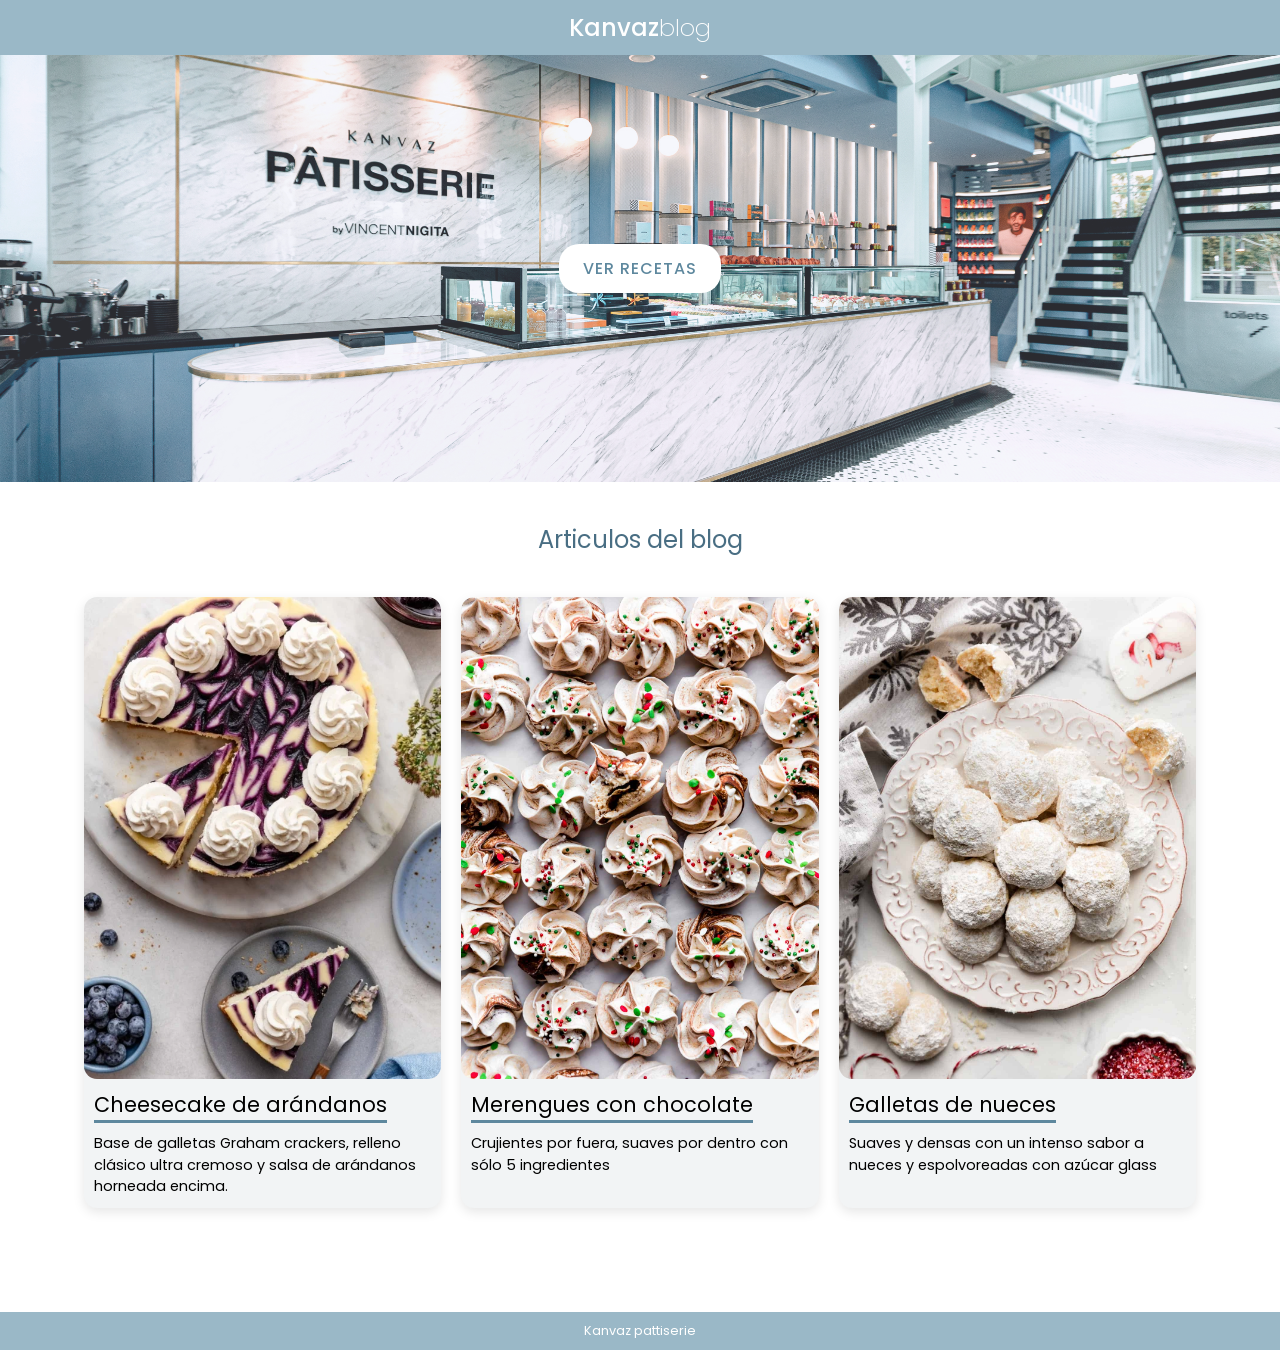
<file: index.html>
<!DOCTYPE html>
<html lang="en">
<head>
    <meta charset="UTF-8">
    <meta name="viewport" content="width=device-width, initial-scale=1.0">
    <title>Kanvaz blog</title>
    <link rel="stylesheet" href="styles.css">
</head>
<body>
    <div class="titulo-container">
        <a href="./index.html" class="titulo">Kanvaz<span class="span-titulo">blog</span></a>
    </div>
    <header class="hero-container">
        <div class="hero-img-container">
            <img src="./imgs/banner.jpg" alt="imagen de background" class="hero-img" >
            <div class="hero-overlay">
                <a href="#articulos-grid" class="hero-btn">Ver recetas</a>
            </div>
        </div>
    </header>
    <main>
        <h2 class="h2-titulo">Articulos del blog</h2>
        <section id="articulos-grid" class="articulos-grid">
            <a href="cheescake.html" class="articulo-card">
                <div class="art-img-container">
                    <img src="./imgs/blueberry-swirl-cheesecake-recipe-2-600x900.webp"
                    alt="cheesecake" class="art-img">
                </div>
                <div class="art-contenido">
                    <h3 class="art-titulo">Cheesecake de arándanos</h3>
                    <p class="art-texto">
                        Base de galletas Graham crackers, relleno clásico ultra cremoso y salsa de arándanos horneada encima.
                    </p>
                </div>
            </a>

            <a href="merenge.html" class="articulo-card">
                <div class="art-img-container">
                    <img src="./imgs/meringue-cookies.jpg"
                    alt="meregues" class="art-img">
                </div>
                <div class="art-contenido">
                    <h3 class="art-titulo">Merengues con chocolate</h3>
                    <p class="art-texto">Crujientes por fuera, suaves por dentro con sólo 5 ingredientes</p>
                </div>
            </a>

            <a href="galletas.html" class="articulo-card">
                <div class="art-img-container">
                    <img src="./imgs/snowballs-cookies-2.jpg"
                    alt="galletas" class="art-img">
                </div>
                <div class="art-contenido">
                    <h3 class="art-titulo">Galletas de nueces</h3>
                    <p class="art-texto">Suaves y densas con un intenso sabor a nueces y espolvoreadas con azúcar glass</p>
                </div>
            </a>
        </section>
    </main>
    <footer class="footer">
        <p class="footer-texto">Kanvaz pattiserie</p>
    </footer>
</body>
</html>
</file>
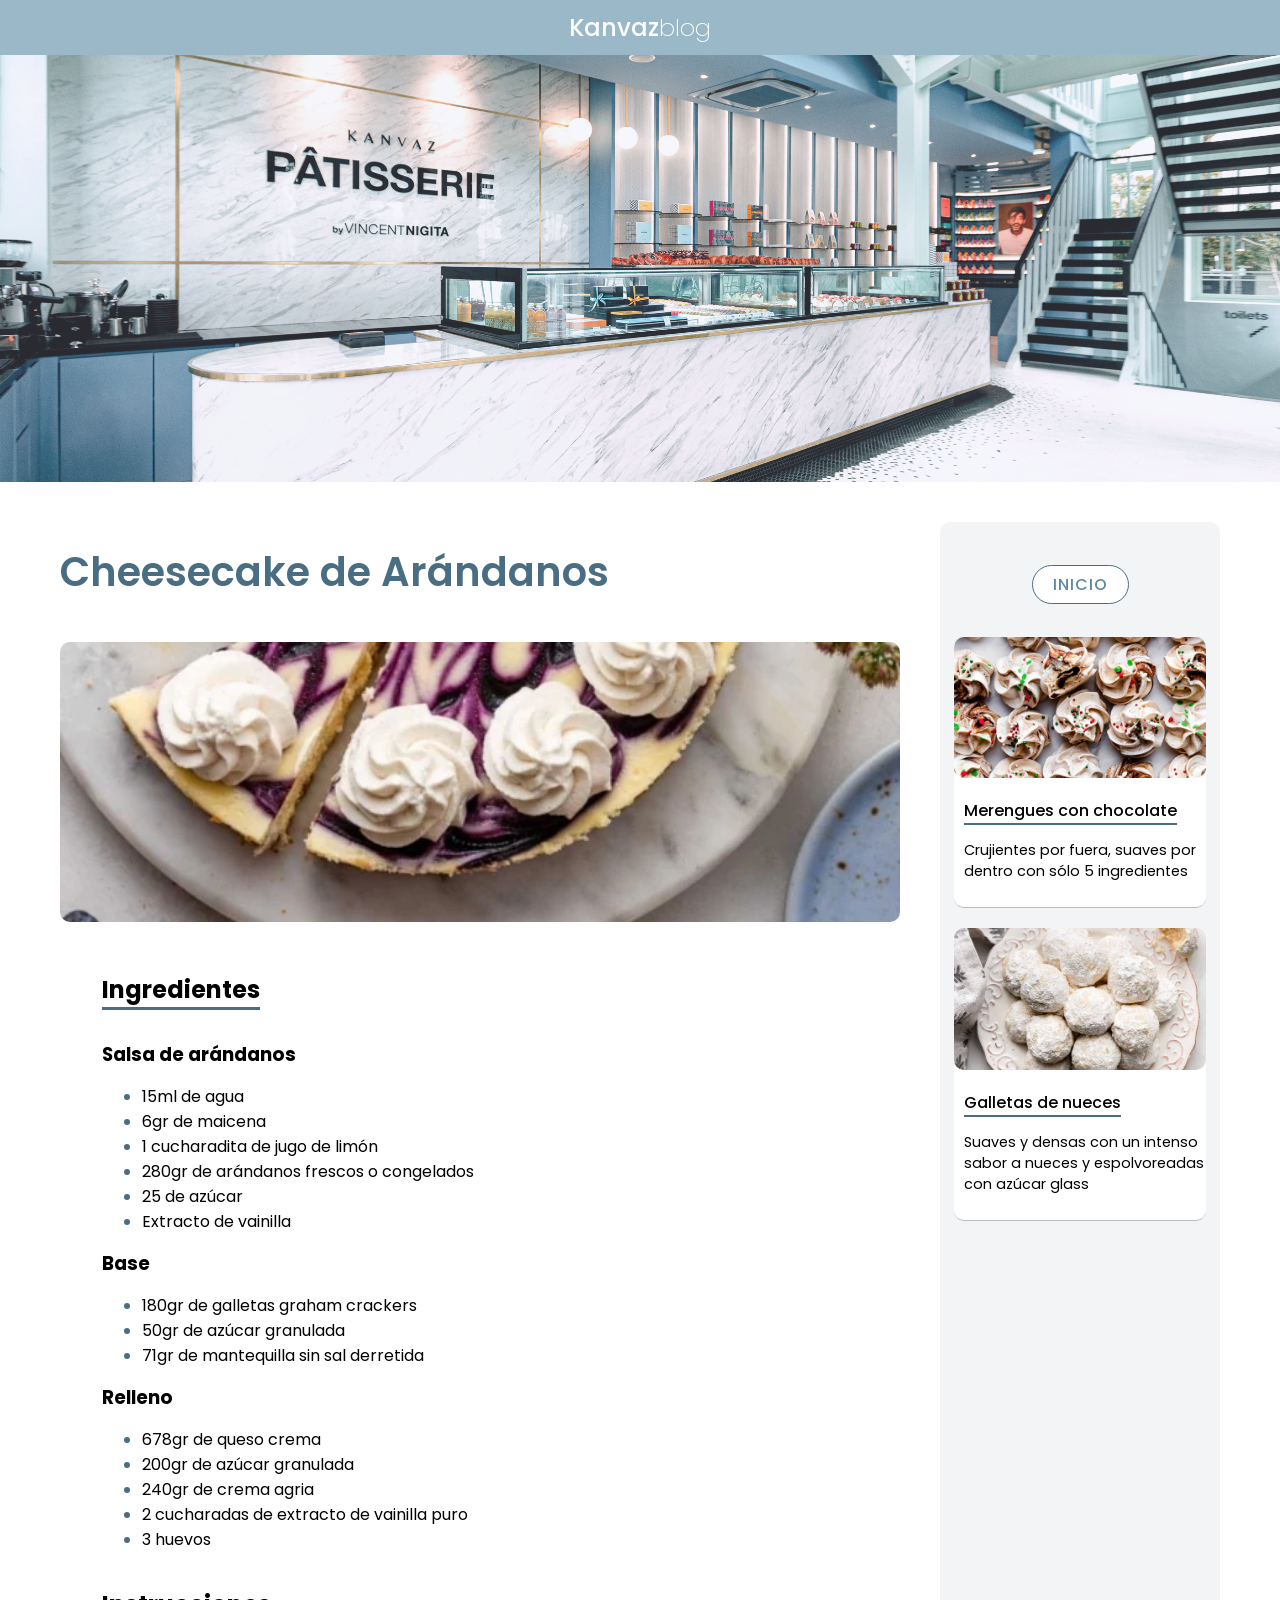
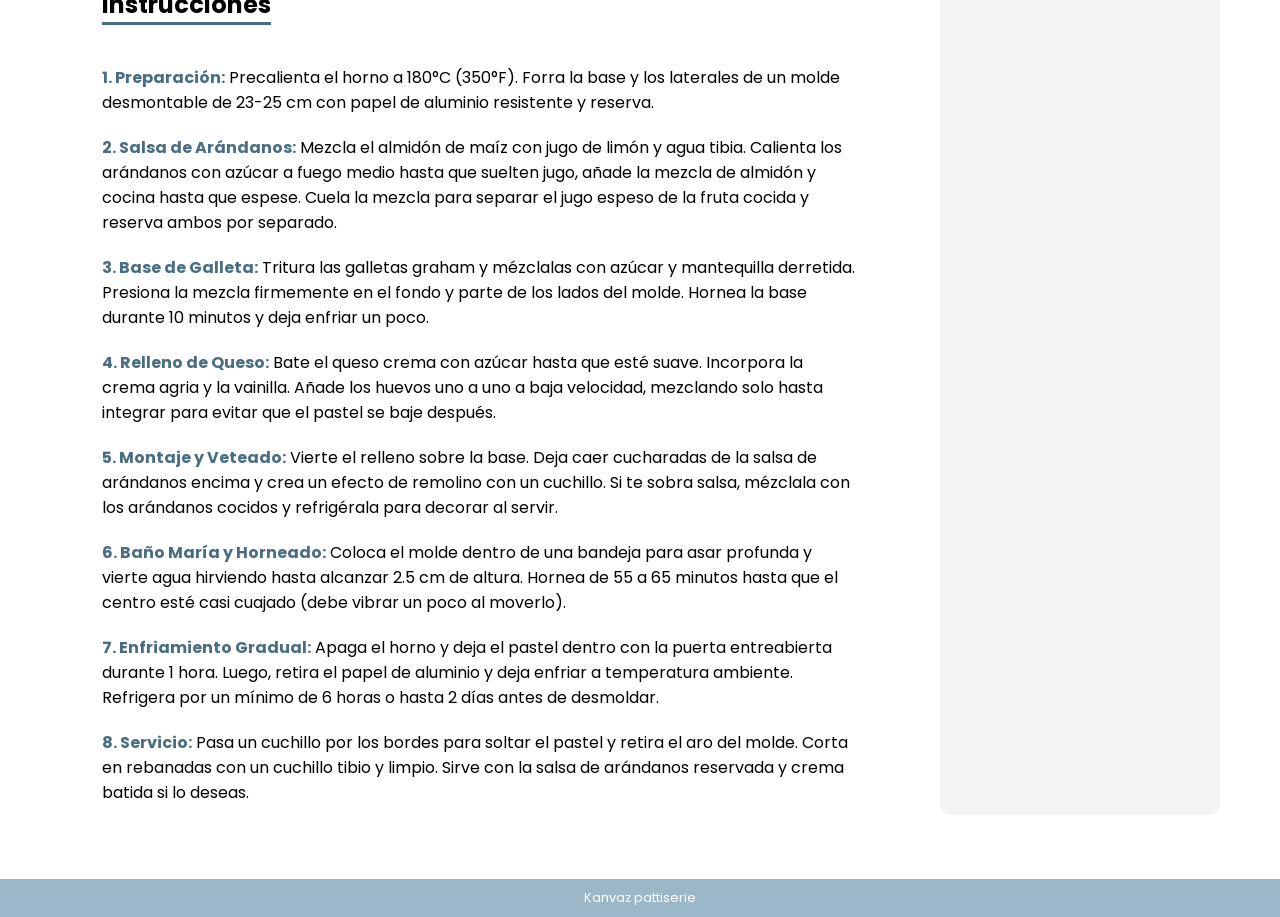
<file: cheescake.html>
<!DOCTYPE html>
<html lang="en">
<head>
    <meta charset="UTF-8">
    <meta name="viewport" content="width=device-width, initial-scale=1.0">
    <title>Cheesecake de arándanos - Receta</title>
    <link rel="stylesheet" href="styles.css">
</head>
<body>
    <div class="titulo-container">
        <a href="./index.html" class="titulo">Kanvaz<span class="span-titulo">blog</span></a>
    </div>
    <header class="hero-container">
        <div class="hero-img-container">
            <img src="./imgs/banner.jpg" alt="imagen de background" class="hero-img" >
            <div class="hero-overlay">
            </div>
        </div>
    </header>
    <main class="blog-layout">
        <section class="columna-principal">
            <article class="articulo-principal">
                <h1 class="titulo-principal">Cheesecake de Arándanos</h1>
                <div class="img-princ-container">
                    <img src="./imgs/blueberry-swirl-cheesecake-recipe-2-600x900.webp"
                alt="cheesecake de arandanos" class="img-principal">
                </div>
                <div class="texto-principal">
                    <h2>Ingredientes</h2>
                    <h3>Salsa de arándanos</h3>
                    <ul>
                        <li>15ml de agua</li>
                        <li>6gr de maicena</li>
                        <li>1 cucharadita de jugo de limón</li>
                        <li>280gr de arándanos frescos o congelados</li>
                        <li>25 de azúcar</li>
                        <li>Extracto de vainilla</li>
                    </ul>
                    <h3>Base</h3>
                    <ul>
                        <li>180gr de galletas graham crackers</li>
                        <li>50gr de azúcar granulada</li>
                        <li>71gr de mantequilla sin sal derretida</li>
                    </ul>
                    <h3>Relleno</h3>
                    <ul>
                        <li>678gr de queso crema</li>
                        <li>200gr de azúcar granulada</li>
                        <li>240gr de crema agria</li>
                        <li>2 cucharadas de extracto de vainilla puro</li>
                        <li>3 huevos</li>
                    </ul>

                    <h2>Instrucciones</h2>
                    <p><strong>1. Preparación:</strong> Precalienta el horno a 180°C (350°F). Forra la base y los laterales de un molde desmontable de 23-25 cm con papel de aluminio resistente y reserva.</p>

                    <p><strong>2. Salsa de Arándanos:</strong> Mezcla el almidón de maíz con jugo de limón y agua tibia. Calienta los arándanos con azúcar a fuego medio hasta que suelten jugo, añade la mezcla de almidón y cocina hasta que espese. Cuela la mezcla para separar el jugo espeso de la fruta cocida y reserva ambos por separado.</p>

                    <p><strong>3. Base de Galleta:</strong> Tritura las galletas graham y mézclalas con azúcar y mantequilla derretida. Presiona la mezcla firmemente en el fondo y parte de los lados del molde. Hornea la base durante 10 minutos y deja enfriar un poco.</p>

                    <p><strong>4. Relleno de Queso:</strong> Bate el queso crema con azúcar hasta que esté suave. Incorpora la crema agria y la vainilla. Añade los huevos uno a uno a baja velocidad, mezclando solo hasta integrar para evitar que el pastel se baje después.</p>

                    <p><strong>5. Montaje y Veteado:</strong> Vierte el relleno sobre la base. Deja caer cucharadas de la salsa de arándanos encima y crea un efecto de remolino con un cuchillo. Si te sobra salsa, mézclala con los arándanos cocidos y refrigérala para decorar al servir.</p>

                    <p><strong>6. Baño María y Horneado:</strong> Coloca el molde dentro de una bandeja para asar profunda y vierte agua hirviendo hasta alcanzar 2.5 cm de altura. Hornea de 55 a 65 minutos hasta que el centro esté casi cuajado (debe vibrar un poco al moverlo).</p>

                    <p><strong>7. Enfriamiento Gradual:</strong> Apaga el horno y deja el pastel dentro con la puerta entreabierta durante 1 hora. Luego, retira el papel de aluminio y deja enfriar a temperatura ambiente. Refrigera por un mínimo de 6 horas o hasta 2 días antes de desmoldar.</p>

                    <p><strong>8. Servicio:</strong> Pasa un cuchillo por los bordes para soltar el pastel y retira el aro del molde. Corta en rebanadas con un cuchillo tibio y limpio. Sirve con la salsa de arándanos reservada y crema batida si lo deseas.</p>
                </div>
            </article>
        </section>

        <aside class="aside-columna">
            <div class="btn-wrapper">
                <a href="./index.html" class="inicio-btn">inicio</a>
            </div>

            <div class="aside-cards">
                <a href="merenge.html" class="aside-card">    
                    <img class="aside-img" src="./imgs/meringue-cookies.jpg" alt="merengues">
                    <h3 class="aside-titulo">Merengues con chocolate</h3>
                    <p class="aside-texto">Crujientes por fuera, suaves por dentro con sólo 5 ingredientes</p>
                </a>

                <a href="galletas.html" class="aside-card">
                    <img class="aside-img" src="./imgs/snowballs-cookies-2.jpg" alt="galletas">
                    <h3 class="aside-titulo">Galletas de nueces</h3>
                    <p class="aside-texto">Suaves y densas con un intenso sabor a nueces y espolvoreadas con azúcar glass</p>
                </a>
            </div>
        </aside>
    </main>
    <footer class="footer">
        <p class="footer-texto">Kanvaz pattiserie</p>
    </footer>
</body>
</html>
</file>
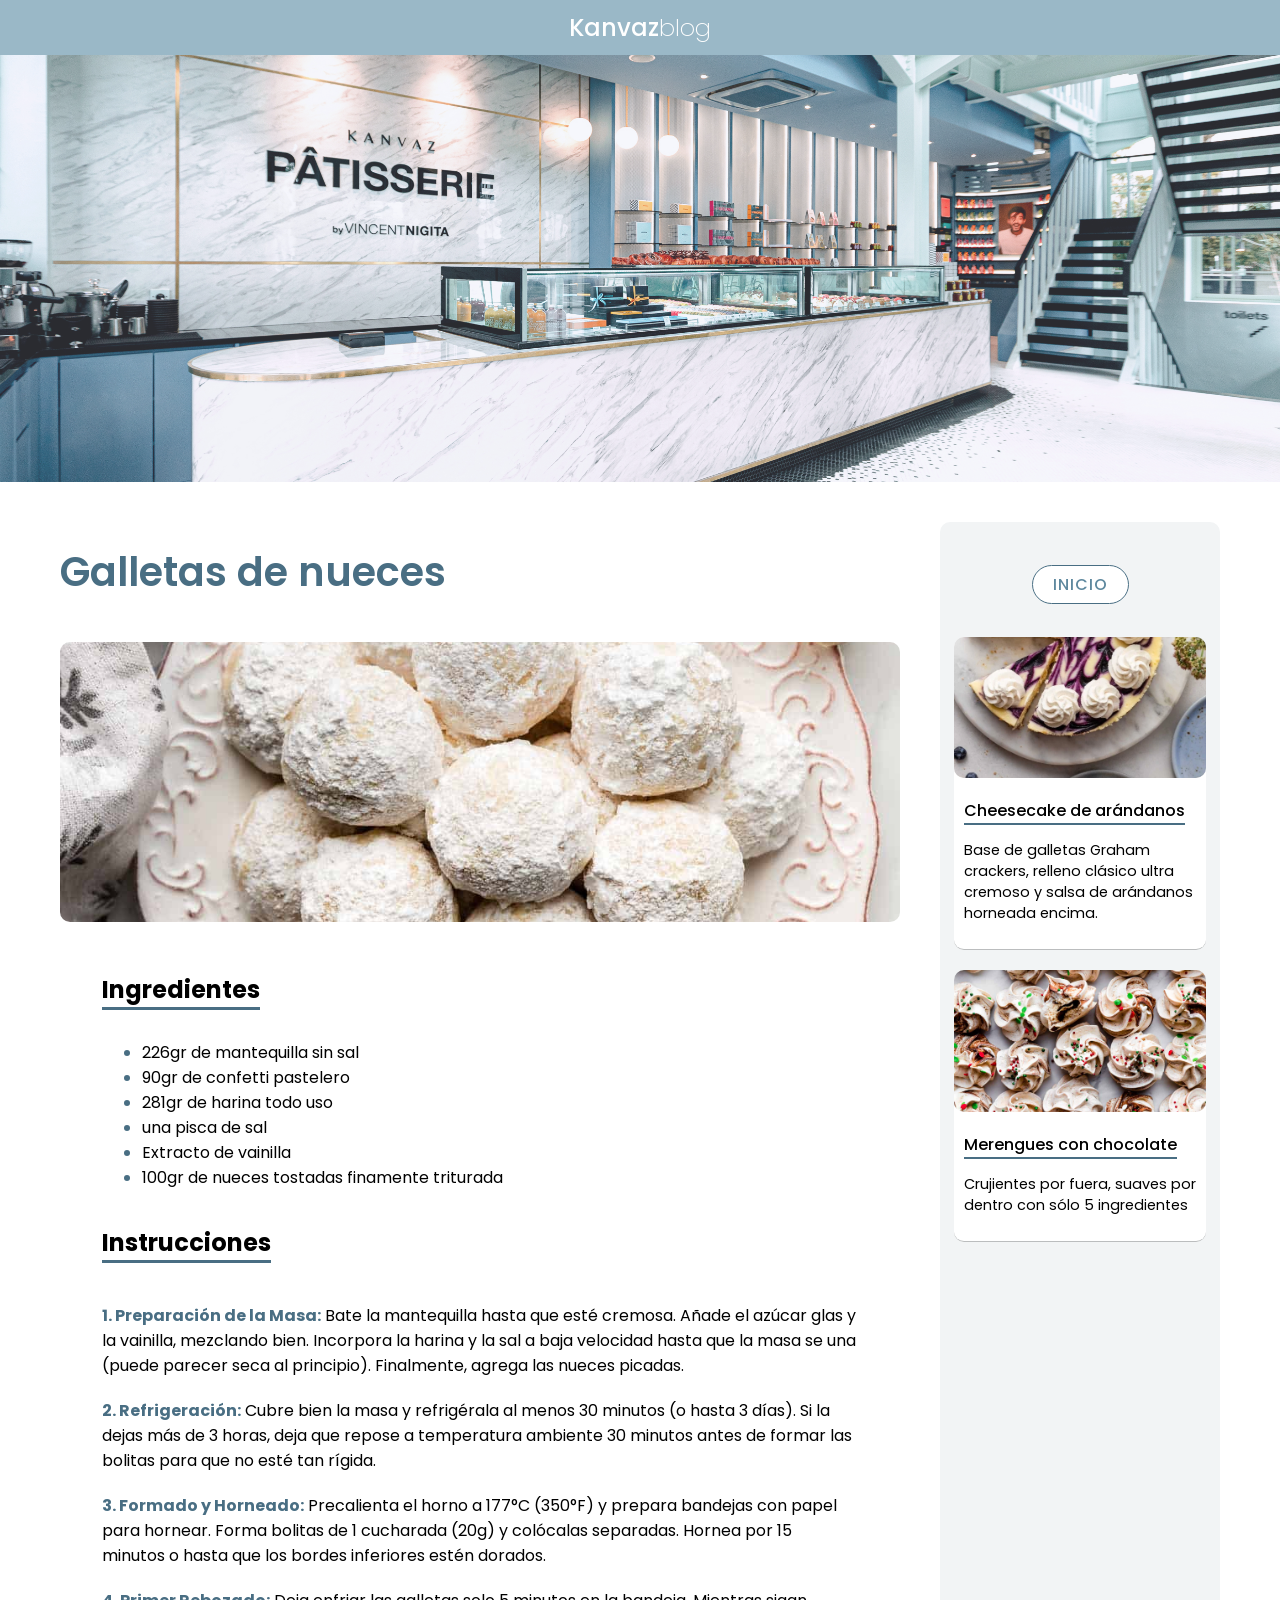
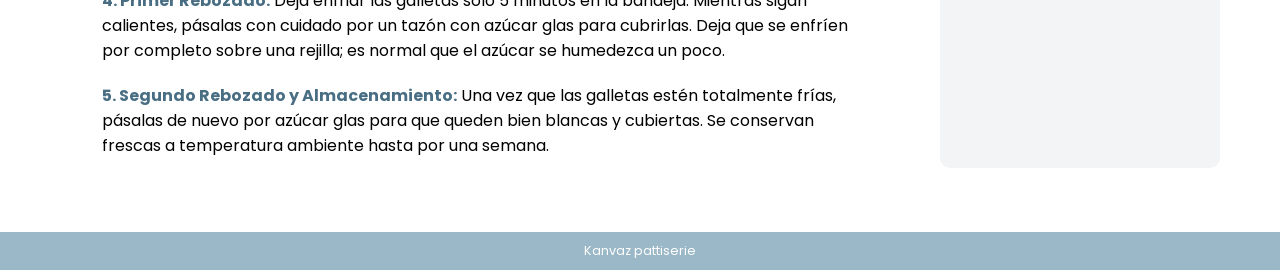
<file: galletas.html>
<!DOCTYPE html>
<html lang="en">
<head>
    <meta charset="UTF-8">
    <meta name="viewport" content="width=device-width, initial-scale=1.0">
    <title>Galletas de nueces - Receta</title>
    <link rel="stylesheet" href="styles.css">
</head>
<body>
    <div class="titulo-container">
        <a href="./index.html" class="titulo">Kanvaz<span class="span-titulo">blog</span></a>
    </div>
    <header class="hero-container">
        <div class="hero-img-container">
            <img src="./imgs/banner.jpg" alt="imagen de background" class="hero-img" >
            <div class="hero-overlay">
            </div>
        </div>
    </header>
    <main class="blog-layout">
        <section class="columna-principal">
            <article class="articulo-principal">
                <h1 class="titulo-principal">Galletas de nueces</h1>
                <div class="img-princ-container">
                    <img src="./imgs/snowballs-cookies-2.jpg"
                alt="galletas de nueces" class="img-principal">
                </div>
                <div class="texto-principal">
                    <h2>Ingredientes</h2>
                    <ul>
                        <li>226gr de mantequilla sin sal</li>
                        <li>90gr de confetti pastelero</li>
                        <li>281gr de harina todo uso</li>
                        <li>una pisca de sal</li>
                        <li>Extracto de vainilla</li>
                        <li>100gr de nueces tostadas finamente triturada</li>
                    </ul>
                    
                    <h2>Instrucciones</h2>
                    <p><strong>1. Preparación de la Masa:</strong> Bate la mantequilla hasta que esté cremosa. Añade el azúcar glas y la vainilla, mezclando bien. Incorpora la harina y la sal a baja velocidad hasta que la masa se una (puede parecer seca al principio). Finalmente, agrega las nueces picadas.</p>

                    <p><strong>2. Refrigeración:</strong> Cubre bien la masa y refrigérala al menos 30 minutos (o hasta 3 días). Si la dejas más de 3 horas, deja que repose a temperatura ambiente 30 minutos antes de formar las bolitas para que no esté tan rígida.</p>

                    <p><strong>3. Formado y Horneado:</strong> Precalienta el horno a 177°C (350°F) y prepara bandejas con papel para hornear. Forma bolitas de 1 cucharada (20g) y colócalas separadas. Hornea por 15 minutos o hasta que los bordes inferiores estén dorados.</p>

                    <p><strong>4. Primer Rebozado:</strong> Deja enfriar las galletas solo 5 minutos en la bandeja. Mientras sigan calientes, pásalas con cuidado por un tazón con azúcar glas para cubrirlas. Deja que se enfríen por completo sobre una rejilla; es normal que el azúcar se humedezca un poco.</p>

                    <p><strong>5. Segundo Rebozado y Almacenamiento:</strong> Una vez que las galletas estén totalmente frías, pásalas de nuevo por azúcar glas para que queden bien blancas y cubiertas. Se conservan frescas a temperatura ambiente hasta por una semana.</p>
                </div>
            </article>
        </section>

        <aside class="aside-columna">
            <div class="btn-wrapper">
                <a href="./index.html" class="inicio-btn">inicio</a>
            </div>

            <div class="aside-cards">
                <a href="cheescake.html" class="aside-card">    
                    <img class="aside-img" src="./imgs/blueberry-swirl-cheesecake-recipe-2-600x900.webp" 
                    alt="cheescake">
                    <h3 class="aside-titulo">Cheesecake de arándanos</h3>
                    <p class="aside-texto">Base de galletas Graham crackers, relleno clásico ultra cremoso y salsa de arándanos horneada encima.
                    </p>
                </a>

                <a href="merenge.html" class="aside-card">
                    <img class="aside-img" src="./imgs/meringue-cookies.jpg" alt="merengue">
                    <h3 class="aside-titulo">Merengues con chocolate</h3>
                    <p class="aside-texto">Crujientes por fuera, suaves por dentro con sólo 5 ingredientes</p>
                </a>
            </div>
        </aside>
    </main>
    <footer class="footer">
        <p class="footer-texto">Kanvaz pattiserie</p>
    </footer>
</body>
</html>
</file>
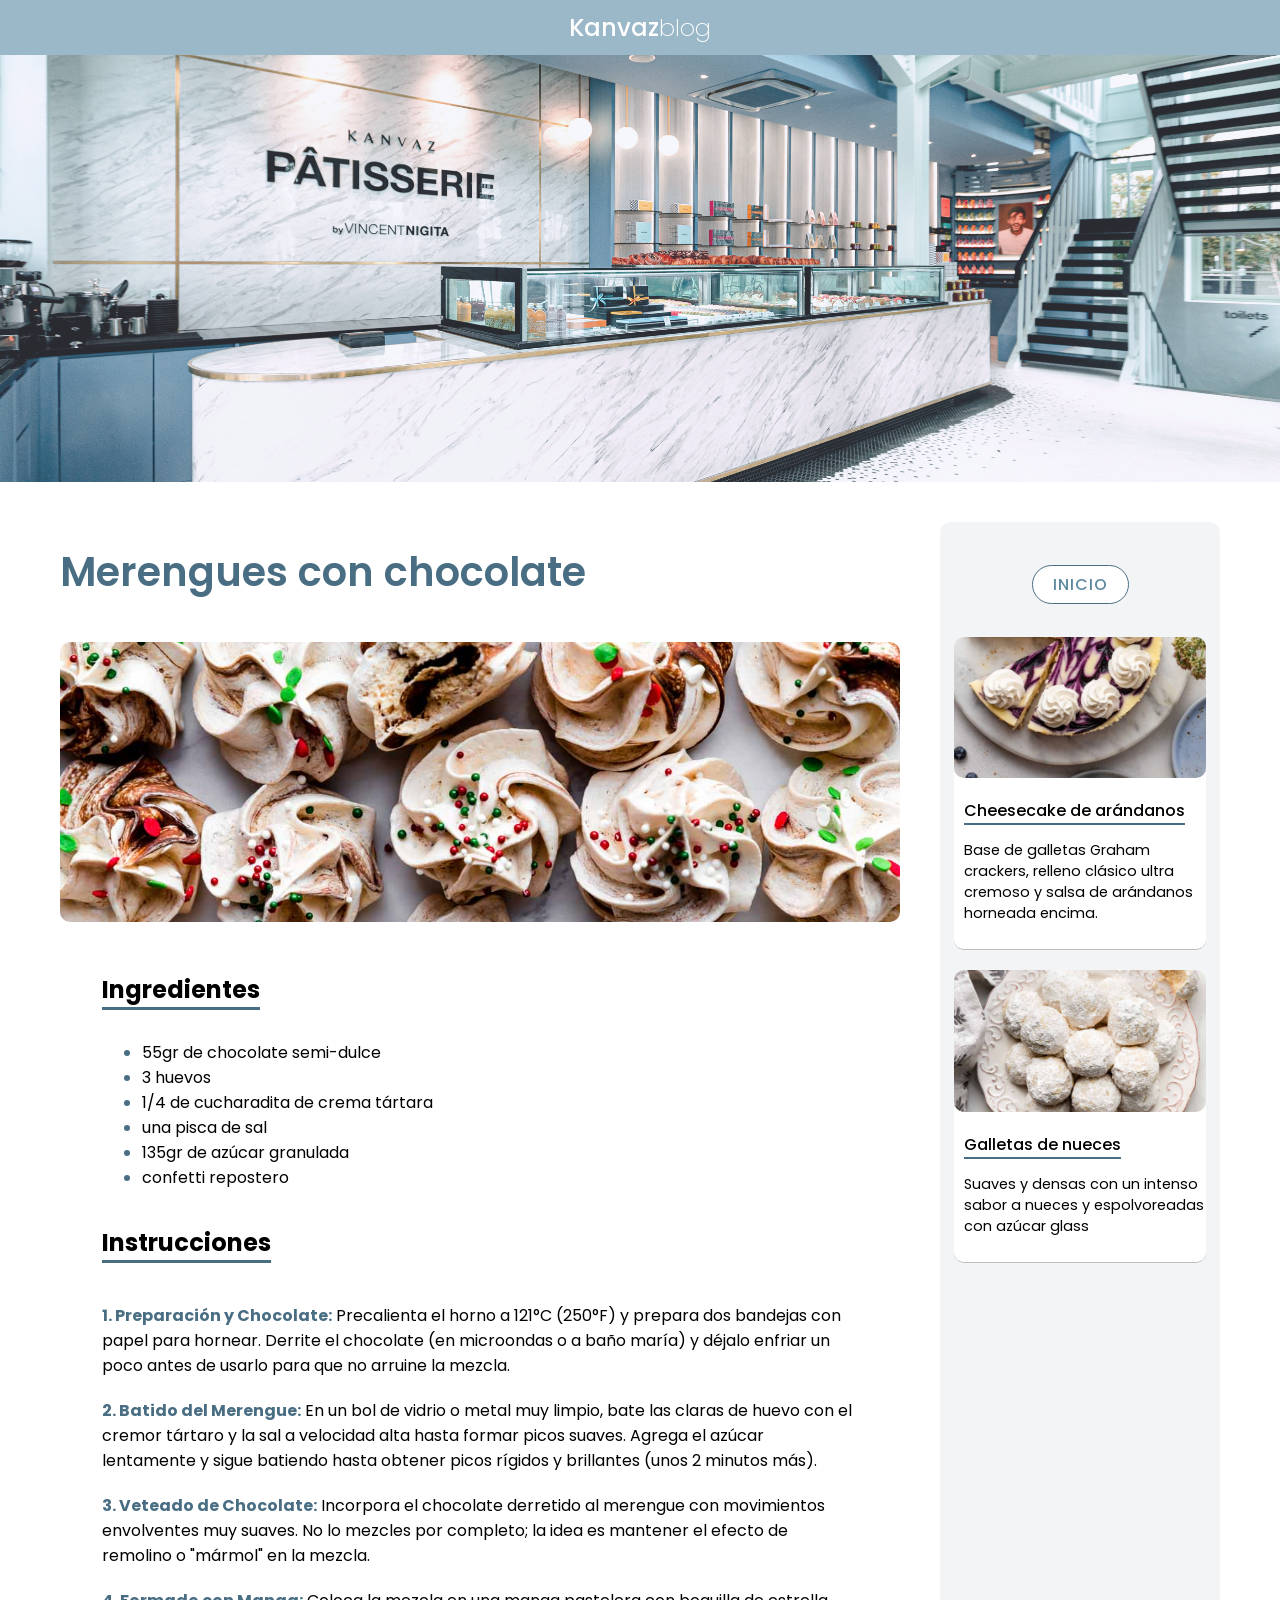
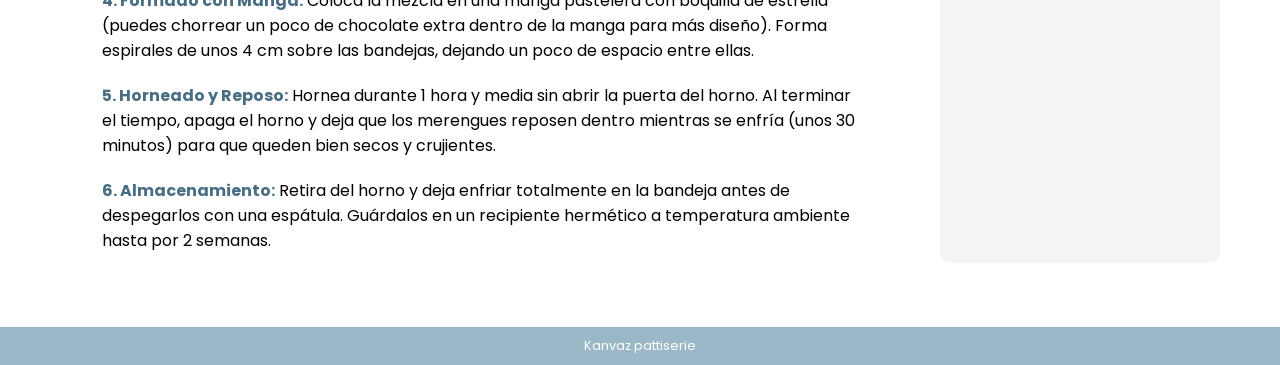
<file: merenge.html>
<!DOCTYPE html>
<html lang="en">
<head>
    <meta charset="UTF-8">
    <meta name="viewport" content="width=device-width, initial-scale=1.0">
    <title>Merengues con chocolate - Receta</title>
    <link rel="stylesheet" href="styles.css">
</head>
<body>
    <div class="titulo-container">
        <a href="./index.html" class="titulo">Kanvaz<span class="span-titulo">blog</span></a>
    </div>
    <header class="hero-container">
        <div class="hero-img-container">
            <img src="./imgs/banner.jpg" alt="imagen de background" class="hero-img" >
            <div class="hero-overlay">
            </div>
        </div>
    </header>
    <main class="blog-layout">
        <section class="columna-principal">
            <article class="articulo-principal">
                <h1 class="titulo-principal">Merengues con chocolate</h1>
                <div class="img-princ-container">
                    <img src="./imgs/meringue-cookies.jpg"
                alt="cheesecake de arandanos" class="img-principal">
                </div>
                <div class="texto-principal">
                    <h2>Ingredientes</h2>
                    <ul>
                        <li>55gr de chocolate semi-dulce</li>
                        <li>3 huevos</li>
                        <li>1/4 de cucharadita de crema tártara</li>
                        <li>una pisca de sal</li>
                        <li>135gr de azúcar granulada</li>
                        <li>confetti repostero</li>
                    </ul>

                    <h2>Instrucciones</h2>
                    <p><strong>1. Preparación y Chocolate:</strong> Precalienta el horno a 121°C (250°F) y prepara dos bandejas con papel para hornear. Derrite el chocolate (en microondas o a baño maría) y déjalo enfriar un poco antes de usarlo para que no arruine la mezcla.</p>

                    <p><strong>2. Batido del Merengue:</strong> En un bol de vidrio o metal muy limpio, bate las claras de huevo con el cremor tártaro y la sal a velocidad alta hasta formar picos suaves. Agrega el azúcar lentamente y sigue batiendo hasta obtener picos rígidos y brillantes (unos 2 minutos más).</p>

                    <p><strong>3. Veteado de Chocolate:</strong> Incorpora el chocolate derretido al merengue con movimientos envolventes muy suaves. No lo mezcles por completo; la idea es mantener el efecto de remolino o "mármol" en la mezcla.</p>

                    <p><strong>4. Formado con Manga:</strong> Coloca la mezcla en una manga pastelera con boquilla de estrella (puedes chorrear un poco de chocolate extra dentro de la manga para más diseño). Forma espirales de unos 4 cm sobre las bandejas, dejando un poco de espacio entre ellas.</p>

                    <p><strong>5. Horneado y Reposo:</strong> Hornea durante 1 hora y media sin abrir la puerta del horno. Al terminar el tiempo, apaga el horno y deja que los merengues reposen dentro mientras se enfría (unos 30 minutos) para que queden bien secos y crujientes.</p>

                    <p><strong>6. Almacenamiento:</strong> Retira del horno y deja enfriar totalmente en la bandeja antes de despegarlos con una espátula. Guárdalos en un recipiente hermético a temperatura ambiente hasta por 2 semanas.</p>
                </div>
            </article>
        </section>

        <aside class="aside-columna">
            <div class="btn-wrapper">
                <a href="./index.html" class="inicio-btn">inicio</a>
            </div>

            <div class="aside-cards">
                <a href="cheescake.html" class="aside-card">    
                    <img class="aside-img" src="./imgs/blueberry-swirl-cheesecake-recipe-2-600x900.webp" 
                    alt="cheescake">
                    <h3 class="aside-titulo">Cheesecake de arándanos</h3>
                    <p class="aside-texto">Base de galletas Graham crackers, relleno clásico ultra cremoso y salsa de arándanos horneada encima.
                    </p>
                </a>

                <a href="galletas.html" class="aside-card">
                    <img class="aside-img" src="./imgs/snowballs-cookies-2.jpg" alt="galletas">
                    <h3 class="aside-titulo">Galletas de nueces</h3>
                    <p class="aside-texto">Suaves y densas con un intenso sabor a nueces y espolvoreadas con azúcar glass</p>
                </a>
            </div>
        </aside>
    </main>
    <footer class="footer">
        <p class="footer-texto">Kanvaz pattiserie</p>
    </footer>
</body>
</html>
</file>
<file: styles.css>
@import url('https://fonts.googleapis.com/css2?family=Poppins:ital,wght@0,100;0,200;0,300;0,400;0,500;0,600;0,700;0,800;0,900;1,100;1,200;1,300;1,400;1,500;1,600;1,700;1,800;1,900&display=swap');

* {
    box-sizing: border-box;
    margin: 0;
    padding: 0;
}

body {
    font-family: "Poppins", sans-serif;
}

img {
    display: block;
}

.titulo-container {
    display: flex;
    align-items: center;
    justify-content: center;
    background-color: #9ab8c7;
    color: white;
    padding: 10px ;
}

.titulo {
    font-weight: 500;
    font-size: 1.5rem;
    color: white;
    text-decoration: none;
}

.span-titulo {
    font-weight: 200;
}

.hero-container {
    width: 100%;
    margin: 0 auto;
}

.hero-img-container {
    position: relative;
    width: 100%;
    aspect-ratio: 3/1;
    overflow: hidden;
    display: flex;
    align-items: center;
    justify-content: center;
}

.hero-img {
    position: absolute;
    top: 0;
    left: 0;
    width: 100%;
    height: 100%;
    object-fit: cover;
    object-position: center;
    z-index: 1;
}

.hero-overlay {
  position: relative;
  z-index: 2;
  width: 100%;
  height: 100%;
  background: rgba(211, 214, 241, 0.2); 
  display: flex;
  align-items: center;
  justify-content: center;
}

.hero-btn {
  padding: 12px 24px;
  font-size: 1rem;
  font-weight: 500;
  text-transform: uppercase;
  letter-spacing: 1px;
  background-color: white;
  color: #5e889e;
  border: none;
  border-radius: 20px;
  cursor: pointer;
  transition: transform 0.2s ease, background-color 0.2s ease;
  text-decoration: none;
}

.hero-btn:hover {
  background-color: #5e889e;
  color: white;
  transform: scale(1.03);
}

.h2-titulo {
    font-weight: 400;
    text-align: center;
    margin-top: 40px;
    color: #496e83;
}

.articulos-grid{
    display: flex;
    gap: 20px;
    padding: 40px 20px;
    max-width: 1200px;
    width: 90%;
    margin: 0 auto;
}

.articulo-card {
    flex: 1;
    text-decoration: none;
    background: #f2f4f5;
    border-radius: 13px;
    overflow: hidden;
    box-shadow: 0 4px 12px rgba(0,0,0,0.1);
    transition: transform 0.3s ease, box-shadow 0.3s ease;
}

.articulo-card:hover{
    transform: translateY(-3px);
    box-shadow: 0 8px 24px rgba(0,0,0,0.15);
}

.art-img-container {
    width: 100%;
    aspect-ratio: 2/2.7;
    overflow: hidden;
    border-radius: inherit;
}

.art-img {
    width: 100%;
    height: 100%;
    object-fit: cover;
}

.art-contenido {
    padding: 10px;
}

.art-titulo {
    display: inline-block;
    margin: 0 0 10px 0;
    font-size: 1.3rem;
    font-weight: 400;
    color: black;
    border-bottom: 3px solid #5e889e;
}

.art-texto {
    font-size: 0.9rem;
    line-height: 1.5;
    color: black;
}

.footer {
    background-color: #9ab8c7;
    color: white;
    padding: 10px;
    text-align: center;
    font-size: 0.8rem;
    margin-top: 4rem;
}

@media(max-width: 768px) {
    .hero-btn {
        font-size: 0.7rem;
        padding: 10px 20px;
    }

    .articulos-grid {
        flex-direction: column;
        width: 85%;
    }

    .art-img-container {
        aspect-ratio: 2/1;
    }

    .art-titulo {
        font-size: 1.05rem;
    }

    .h2-titulo {
        font-size: 1.2rem;
    }
}


.blog-layout {
    display: grid;
    grid-template-columns: 3fr 1fr;
    gap: 40px;
    width:100%;
    max-width: 1200px;
    margin: 40px auto;
    padding: 0 20px;
}

.articulo-principal {
    display: flex;
    flex-direction: column;
}

.img-princ-container {
    position: relative;
    width: 100%;
    aspect-ratio: 3/1;
    overflow: hidden;
    display: flex;
    align-items: center;
    justify-content: center;
}

.img-principal {
    width: 100%;
    height: 100%;
    object-fit: cover;
    object-position: center;
    border-radius: 10px;
}

.titulo-principal {
    font-size: 2.5rem;
    margin: 20px 0;
    color: #496e83;
    font-weight: 600;
    padding-bottom: 20px;
}

.texto-principal {
    width: 90%;
    margin: 0 auto;
    padding-top: 30px;
}

.texto-principal h2 {
    display: inline-block;
    border-bottom: 3px solid #496e83;
    margin-bottom: 30px;
    padding-top: 20px;
}

.texto-principal h3 {
    padding-bottom: 15px;
}

.texto-principal ul{
    padding-left: 40px;
    padding-bottom: 15px;
}

.texto-principal ul li::marker{
    color: #496e83;
}

.texto-principal p {
    padding: 10px 0;
}

.texto-principal p strong {
    color:#496e83;
}

.aside-columna {
    display: flex;
    flex-direction: column;
    gap: 30px;
    padding: 40px 0;
    background-color: #f2f4f5;
    border-radius: 10px;
}

.btn-wrapper {
    margin: 10px auto;
}

.inicio-btn {
    width: 100%;
    padding: 7px 20px;
    font-size: 1rem;
    font-weight: 500;
    text-transform: uppercase;
    letter-spacing: 1px;
    background-color: white;
    color: #5e889e;
    border: 1px solid #496e83;
    border-radius: 30px;
    cursor: pointer;
    transition: transform 0.2s ease, background-color 0.2s ease;
    text-decoration: none;
    text-align: center;
}

.inicio-btn:hover {
    background-color: #496e83;
    color: white;
}

.aside-cards{
    display: flex;
    flex-direction: column;
    gap: 20px;
    width: 90%;
    margin: 0 auto;
}

.aside-card {
    padding-bottom: 25px;
    border-radius: 10px;
    background-color: white;
    text-decoration: none;
    color: black;
    border-bottom: 1px solid #bbbdbe;
}

.aside-card .aside-img {
    width: 100%;
    aspect-ratio: 16 / 9;
    object-fit: cover;
    border-radius: inherit;
}

.aside-card .aside-titulo {
    display: inline-block;
    font-size: 1rem;
    font-weight: 500;
    margin: 10px 0 5px;
    border-bottom: 2px solid #496e83;
    margin-left: 10px;
    padding-top: 10px;
}

.aside-card p {
    font-size: 0.9rem;
    color: black;
    margin-left: 10px;
    padding-top: 10px;
}

@media (max-width: 900px) {
    .blog-layout {
        grid-template-columns: 1fr;
    }
}
</file>
